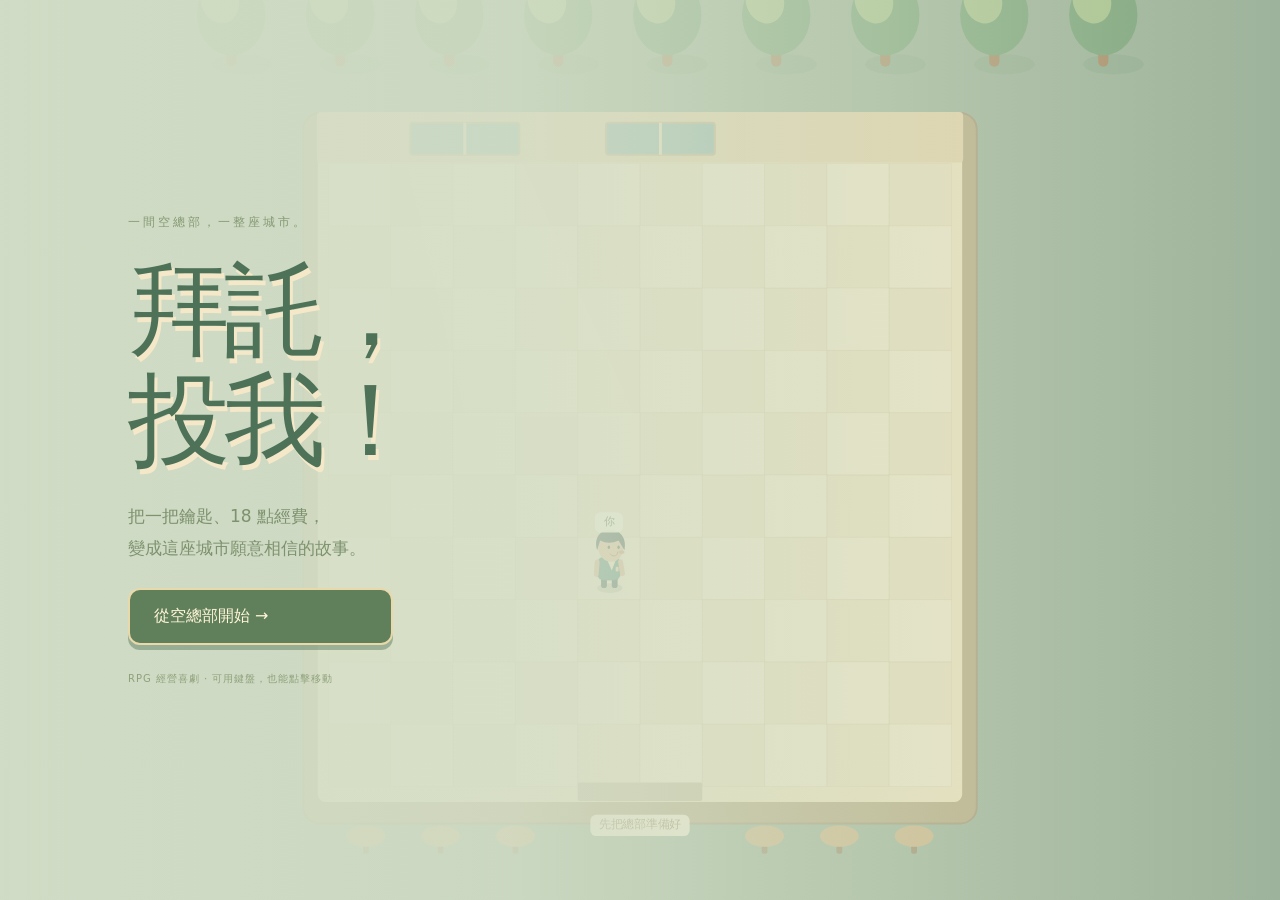
<file: site/election/index.html>
<!doctype html><html lang="zh-Hant"><head><meta charset="utf-8"><meta name="viewport" content="width=device-width,initial-scale=1,viewport-fit=cover"><meta name="theme-color" content="#9eb39b"><title>拜託，投我！｜一間總部的開始</title><link rel="canonical" href="https://games.milespapa.com/election/"><link rel="stylesheet" href="rpg.css?v=6e30c8afaa98d621"></head><body>
<canvas id="game" aria-label="競選經營 RPG 遊戲場景。方向鍵或 WASD 移動，E 互動，B 布置，R 旋轉。"></canvas>
<div id="game-ui"><div id="hud" hidden><div class="scene-ribbon"><strong id="scene-name">你的競選總部</strong><span id="day-label">準備日</span></div><div class="hud-pills"><span>經費 <b id="money">18</b></span><span>體力 <b id="energy">4 / 4</b></span><span>夥伴 <b id="workers">0</b></span><span id="vote-pill" hidden>領先 <b id="votes">2 / 9</b></span></div></div>
<section id="district-card" hidden aria-label="目前選區資訊"><button id="district-toggle" onclick="toggleDistrictCard()" aria-label="展開選區資訊" aria-expanded="false" aria-controls="district-details"><b id="district-name"></b><span id="district-arrow" aria-hidden="true">▾</span></button><div id="district-details" hidden><small>選區詳情 · 模擬資料</small><div>人口 <span id="district-pop"></span></div><div class="support-row">我方 <strong id="district-support"></strong> <span>周岳 <b id="district-foe"></b></span></div><div class="support-row">林晴 <b id="district-foe2"></b></div><div class="support-track"><i id="district-bar"></i></div><small id="district-age"></small><small id="cell-summary"></small><div class="district-actions"><button onclick="showDistricts()">各區總覽</button><button onclick="showCellInfo(Math.round(player.x),Math.round(player.y))">所在格資料</button></div></div></section>
<div id="influence-panel" hidden><span id="influence-copy"></span><button id="influence-enter" onclick="returnOffice()">進入總部</button><button onclick="clearInfluence()" aria-label="關閉影響範圍">×</button></div>
<div id="quest" hidden><small>眼前的一小步</small><b id="quest-title">讓空總部開始運轉</b><span id="quest-copy"></span></div>
<div id="location-hint" hidden>點地板移動 · 方向鍵 / WASD · E 互動</div>
<button id="home-btn" onclick="quickReturnOffice()" aria-label="返回總部" title="返回總部" hidden><svg viewBox="0 0 32 32" fill="none" aria-hidden="true"><path d="M4 14 16 4l12 10" stroke="currentColor" stroke-width="2.5" stroke-linecap="round" stroke-linejoin="round"/><path d="M7 13v14h7v-9h5v9h6V13" fill="currentColor" fill-opacity=".15" stroke="currentColor" stroke-width="2.2" stroke-linejoin="round"/></svg></button>
<button id="menu-toggle" onclick="toggleGameMenu()" aria-label="開啟遊戲選單" aria-expanded="false" aria-controls="game-drawer" hidden><svg viewBox="0 0 24 24" aria-hidden="true"><path d="M4 6h16M4 12h16M4 18h16" fill="none" stroke="currentColor" stroke-width="2" stroke-linecap="round"/></svg><span>選單</span></button>
<aside id="game-drawer" aria-label="遊戲選單" hidden><div class="drawer-heading">遊戲選單</div><nav id="controls" aria-label="遊戲操作" hidden><button id="interact-btn" onclick="interactNearest()">交談 / 互動 <kbd>E</kbd></button><button id="build-btn" onclick="openBuildMenu()">家具布置 <kbd>B</kbd></button><button id="recruit-btn" onclick="openRecruitment()">幕僚與徵才</button><button id="donate-btn" onclick="collectDonations()">小額募款</button><button id="follow-btn" onclick="focusPlayer()" hidden>回到人物</button><button id="map-btn" onclick="toggleOverview()" hidden>看地圖 <kbd>M</kbd></button><button id="whole-map-btn" onclick="showWholeCity()" hidden>全城總覽</button><button id="end-btn" onclick="askEndDay()">收工</button><button onclick="pendingStreetEvents()">街坊事件</button><button onclick="showDistricts()">選區總覽</button><button onclick="inspectGrid()">查看格子資料</button><button onclick="openJournal()" aria-label="選戰日誌">日誌</button><button onclick="showControls()" aria-label="操作說明">？</button></nav>
<div id="zoom-controls" hidden aria-label="畫面縮放"><button onclick="zoomView(1.2)" aria-label="放大畫面">＋</button><button id="zoom-value" onclick="resetZoom()" aria-label="重設縮放">100%</button><button onclick="zoomView(1/1.2)" aria-label="縮小畫面">－</button></div>
</aside>
<button id="cancel-placement" onclick="cancelBuild()" aria-label="取消設立分部" title="取消設立分部" hidden>✕</button>
<div id="placement-ui" hidden><span id="placement-name"></span><button onclick="rotatePlacement()" id="rotate-btn">旋轉 <kbd>R</kbd></button><button onclick="cancelBuild()">完成布置 / 取消 <kbd>Esc</kbd></button><small id="placement-tip">點地板擺放</small></div>
<section id="title-screen"><div class="title-kicker">一間空總部，一整座城市。</div><h1>拜託，<br>投我！</h1><p>把一把鑰匙、18 點經費，<br>變成這座城市願意相信的故事。</p><button class="start-button" onclick="newJourney()">從空總部開始 →</button><button id="continue-btn" onclick="continueJourney()" hidden>繼續這段旅程</button><small>RPG 經營喜劇 · 可用鍵盤，也能點擊移動</small></section>
<div id="modal-shade" hidden aria-hidden="true"></div><button id="hospital-rest" onclick="finishHospital()" hidden>休息一天後出院</button>
<section id="dialogue" role="dialog" aria-modal="true" aria-labelledby="speaker" hidden><div id="portrait"></div><div class="dialogue-content"><small id="dialogue-kicker">你的心聲</small><h2 id="speaker">候選人</h2><p id="speech"></p><div id="choices"></div></div></section>
<section id="menu" role="dialog" aria-modal="true" aria-labelledby="menu-title" hidden><div class="menu-top"><div><small id="menu-kicker">隨身記事本</small><h2 id="menu-title"></h2></div><button onclick="closeMenu()" aria-label="關閉選單">×</button></div><div id="menu-body"></div><div id="menu-message" role="status"></div></section>
<div id="toast" role="status"></div><div id="fade" aria-hidden="true"><div class="door-mascot">✦</div><span id="fade-copy"></span></div></div>
<script src="world.js?v=6e30c8afaa98d621"></script><script src="events.js?v=6e30c8afaa98d621"></script><script src="model.js?v=6e30c8afaa98d621"></script><script src="art.js?v=6e30c8afaa98d621"></script><script src="render.js?v=6e30c8afaa98d621"></script><script src="app.js?v=6e30c8afaa98d621"></script></body></html>
</file>
<file: site/election/rpg.css>
:root{font-family:system-ui,-apple-system,"Noto Sans TC",sans-serif;color:#405b4b;font-synthesis:none}*{box-sizing:border-box}html,body{margin:0;width:100%;height:100%;overflow:hidden;background:#9eb39b;touch-action:none}button{font:inherit;color:inherit;cursor:pointer;-webkit-tap-highlight-color:transparent}button:focus-visible{outline:3px solid #b99851;outline-offset:4px}button:disabled{opacity:.5;cursor:not-allowed}[hidden]{display:none!important}#game{position:fixed;inset:0;display:block}#game-ui{position:fixed;inset:0;pointer-events:none}#game-ui button,#game-ui [role=dialog]{pointer-events:auto}#hud{position:absolute;left:24px;right:24px;top:20px;display:flex;align-items:start;justify-content:space-between;gap:12px}.scene-ribbon{background:#fff5dce8;border:2px solid #cab990;border-radius:6px 22px 22px 6px;padding:12px 22px 12px 15px;box-shadow:0 4px 0 #546f4e1a}.scene-ribbon strong{font-size:19px;display:block;letter-spacing:1px}.scene-ribbon span{font-size:11px;display:block;color:#9e956e;margin-top:5px}.hud-pills{display:flex;gap:8px}.hud-pills>span{font-size:11px;padding:10px 14px;border:2px solid #cbbf9b;border-radius:13px;background:#fff5dce8;white-space:nowrap;box-shadow:0 4px 0 #546f4e16}.hud-pills b{display:block;font-size:21px;color:#6e8457;margin-top:3px}#quest{position:absolute;right:25px;top:110px;width:235px;background:#fff6dce6;border:1px solid #d6c99e;border-radius:3px 3px 15px 3px;padding:14px 17px;box-shadow:4px 5px 0 #647d4e12;transform:rotate(1.5deg)}#quest>small{font-size:9px;letter-spacing:2px;color:#b29b68}#quest>b{display:block;font-size:14px;margin:7px 0}#quest>span{font-size:12px;color:#8b9476;line-height:1.9;display:block}#location-hint{position:absolute;bottom:100px;left:25px;font-size:11px;color:#f9f5e0;text-shadow:0 1px 3px #546f4e}#controls{position:absolute;bottom:max(22px,env(safe-area-inset-bottom));left:50%;transform:translateX(-50%);display:flex;gap:7px;white-space:nowrap;padding:7px;border-radius:17px;background:#536e58dd;border:2px solid #f2e3bb99;box-shadow:0 6px 25px #29472d29;backdrop-filter:blur(8px)}#controls>button,#placement-ui>button{background:#fbefd2;border:1px solid #d4c39b;border-radius:10px;padding:12px 14px;font-size:12px;font-weight:700;box-shadow:0 3px 0 #cab88e}#controls>button:first-child{background:#dce7c8}kbd{font:inherit;font-size:9px;font-weight:400;opacity:.6;margin-left:5px}#placement-ui{position:absolute;bottom:max(20px,env(safe-area-inset-bottom));left:50%;transform:translateX(-50%);background:#4e6e58ed;border:2px solid #e8dcaf;border-radius:14px;color:#fff4d5;display:flex;align-items:center;gap:9px;padding:12px 15px;max-width:calc(100% - 24px);flex-wrap:wrap;box-shadow:0 5px 30px #31493340}#placement-name{font-size:13px;font-weight:700}#placement-ui>button{font-size:11px;padding:9px 12px}#placement-tip{flex-basis:100%;font-size:11px;text-align:center;color:#dbe9c5}#title-screen{position:absolute;inset:0;background:linear-gradient(90deg,#d3dec7f2 0%,#d3dec7d9 40%,#ceddc177 70%,transparent);padding:clamp(35px,10vh,110px) max(30px,10vw);pointer-events:auto;display:flex;flex-direction:column;align-items:start;justify-content:center}.title-kicker{font-size:12px;letter-spacing:3px;color:#869b75}#title-screen h1{font-size:clamp(65px,8vw,118px);line-height:1.08;letter-spacing:-6px;margin:24px 0;color:#4d7258;text-shadow:3px 5px 0 #f5e8c9}#title-screen p{font-size:17px;line-height:1.9;color:#7d926e;margin:0 0 24px}.start-button,#continue-btn{border:2px solid #e9d9aa;background:#607f5b;color:#fff5d8;padding:16px 24px;font-size:16px;border-radius:12px;box-shadow:0 5px 0 #456a4d66;min-width:265px;text-align:left;margin-bottom:12px}#continue-btn{background:#f4e8c8;color:#778a65;font-size:14px;box-shadow:0 4px 0 #b9b28a55;padding:12px 24px}#title-screen>small{font-size:10px;color:#8fa17b;margin-top:15px;letter-spacing:1px}#dialogue{position:absolute;bottom:27px;left:50%;transform:translateX(-50%);width:min(930px,calc(100% - 32px));background:#fff6dfef;border:3px solid #bca574;box-shadow:0 6px 0 #6b805544,0 15px 45px #31472d3b;border-radius:17px;padding:23px;display:flex;gap:22px;max-height:70vh;overflow:auto;backdrop-filter:blur(8px)}#dialogue:before{content:'';position:absolute;inset:6px;border:1px solid #d6c79e;border-radius:10px;pointer-events:none}#portrait{width:112px;min-width:112px;height:131px;display:grid;place-items:center;background:#d9e5c6;border:2px solid #c9d2ab;border-radius:14px;align-self:start}#portrait svg{width:90px;height:112px}.dialogue-content{min-width:0;flex:1}#dialogue-kicker{font-size:9px;letter-spacing:2px;color:#a39368}#speaker{font-size:22px;margin:7px 0 10px;color:#647e55}#speech{font-size:17px;line-height:1.9;margin:0 0 14px;white-space:pre-line;color:#718263}#choices{display:flex;flex-wrap:wrap;gap:8px}#choices button{background:#e8eccf;border:1px solid #c7d0a4;border-radius:9px;padding:11px 15px;font-size:13px;color:#6b8054}#choices button:first-child{background:#63845e;color:#fff5d8;border-color:#63845e}#menu{position:absolute;left:50%;top:50%;transform:translate(-50%,-50%);width:min(860px,calc(100% - 28px));max-height:min(80vh,760px);overflow:auto;background:#fff6dfef;border:3px solid #bca574;border-radius:17px;box-shadow:0 9px 0 #6b80552f,0 20px 60px #31472d40;padding:23px;backdrop-filter:blur(10px)}.menu-top{display:flex;align-items:center;justify-content:space-between;gap:14px;border-bottom:1px solid #ddd2ae;padding-bottom:15px;margin-bottom:16px}.menu-top small{font-size:9px;letter-spacing:2px;color:#a79870}.menu-top h2{font-size:23px;margin:7px 0 0;color:#607b53}.menu-top>button{width:34px;height:34px;background:#eee6c9;border:1px solid #d6cdab;border-radius:50%;font-size:23px;flex-shrink:0}.shop-grid{display:grid;grid-template-columns:repeat(4,1fr);gap:10px}.shop-slot{border:2px solid #d4d6b5;background:#f5f1dc;border-radius:11px;padding:12px 10px;display:flex;flex-direction:column;align-items:center;gap:6px;text-align:center;min-height:160px}.shop-slot svg{width:90px;height:55px}.shop-slot b{font-size:14px;color:#71845d}.shop-slot span{font-size:11px;color:#a09065}.shop-slot small{font-size:10px;line-height:1.7;color:#91a077}.shop-slot:hover:enabled{background:#e6eccb;transform:translateY(-3px)}.recruit-list{display:grid;grid-template-columns:1fr 1fr;gap:12px}.recruit-person{display:grid;grid-template-columns:58px 1fr;gap:10px;border:1px solid #d8d8b8;border-radius:12px;background:#f3efda;padding:13px}.recruit-person>svg{width:58px;height:80px;background:#dce5c6;border-radius:9px}.recruit-person h3{font-size:16px;margin:3px 0;color:#69825a}.recruit-person small{font-size:10px;color:#a1936c}.recruit-person p{font-size:11px;line-height:1.8;color:#8d9b75;margin:6px 0}.recruit-person button{grid-column:1/-1;background:#dfe9c7;border:1px solid #c3cfa5;border-radius:7px;padding:9px;font-size:12px;color:#6b8055}.menu-note{font-size:12px;color:#97a07d;line-height:1.9;margin:0 0 15px}.journal-item{padding:13px 0;border-bottom:1px solid #ddd8b9}.journal-item small{font-size:9px;color:#b0a27a}.journal-item b{display:block;font-size:14px;color:#6e845e;margin:6px 0}.journal-item p{font-size:12px;color:#91a080;line-height:1.8;margin:3px 0}.key-help{font-size:15px;line-height:2;color:#879674}.key-help b{color:#617d54}#menu-message{font-size:12px;line-height:1.8;color:#ad825e;margin-top:12px}#toast{position:absolute;left:50%;top:105px;transform:translate(-50%,-10px);max-width:calc(100% - 35px);width:max-content;background:#516f57e8;border:1px solid #ece0b4;color:#fff3d1;padding:12px 20px;border-radius:10px;font-size:14px;line-height:1.7;opacity:0;transition:.2s;pointer-events:none}#toast.visible{opacity:1;transform:translate(-50%,0)}#fade{position:absolute;inset:0;background:#4c6c58;opacity:0;visibility:hidden;display:flex;align-items:center;justify-content:center;flex-direction:column;gap:20px;color:#f7eac6;transition:opacity .3s;z-index:20}#fade.on{visibility:visible;opacity:1}.door-mascot{font-size:70px;animation:doorbounce 1s infinite}#fade-copy{font-size:17px;letter-spacing:2px}@keyframes doorbounce{50%{transform:translateY(-12px) rotate(10deg)}}
@media(max-width:700px){#hud{left:10px;right:10px;top:10px;gap:6px;flex-wrap:wrap}.scene-ribbon{padding:8px 15px 8px 10px}.scene-ribbon strong{font-size:15px}.scene-ribbon span{font-size:9px;margin-top:3px}.hud-pills{gap:4px}.hud-pills>span{padding:6px 8px;font-size:8px;border-width:1px;border-radius:9px}.hud-pills b{font-size:16px}#quest{right:12px;top:89px;width:178px;padding:10px 12px;transform:rotate(1deg)}#quest>b{font-size:12px;margin:5px 0}#quest>small{font-size:7px}#quest>span{font-size:10px;line-height:1.7}#controls{bottom:max(14px,env(safe-area-inset-bottom));gap:4px;padding:5px;max-width:calc(100% - 14px);border-radius:12px;white-space:normal;flex-wrap:wrap;justify-content:center;min-width:310px}#controls>button{font-size:10px;padding:10px 8px;border-radius:7px;box-shadow:0 2px 0 #cab88e}#controls kbd{display:none}#location-hint{left:12px;bottom:105px;font-size:9px;max-width:calc(100% - 24px)}#placement-ui{bottom:17px;justify-content:center;gap:7px;padding:10px}#placement-name{font-size:12px}#placement-ui>button{font-size:10px;padding:8px}#placement-tip{font-size:10px}#title-screen{padding:40px 28px;background:linear-gradient(90deg,#d3dec7f5,#d3dec7c9 60%,#ceddc177)}.title-kicker{font-size:10px;letter-spacing:2px}#title-screen h1{font-size:80px;letter-spacing:-5px;margin:22px 0}#title-screen p{font-size:14px}.start-button,#continue-btn{min-width:245px;font-size:14px;padding:14px 20px}#title-screen>small{font-size:9px}#dialogue{bottom:14px;width:calc(100% - 20px);padding:16px;gap:12px;max-height:72vh;border-width:2px}#portrait{width:62px;min-width:62px;height:85px;border-radius:10px}#portrait svg{width:58px;height:77px}#dialogue-kicker{font-size:7px;letter-spacing:1px}#speaker{font-size:18px;margin:6px 0 8px}#speech{font-size:14px;line-height:1.85}#choices{gap:6px}#choices button{font-size:11px;padding:10px 12px}#menu{padding:17px;border-width:2px;max-height:78vh}.menu-top h2{font-size:20px}.menu-top small{font-size:8px}.shop-grid{grid-template-columns:repeat(2,1fr);gap:9px}.shop-slot{padding:11px 7px;min-height:158px}.shop-slot b{font-size:13px}.shop-slot span{font-size:10px}.shop-slot small{font-size:10px}.shop-slot svg{width:84px;height:49px}.recruit-list{grid-template-columns:1fr}.recruit-person p{font-size:12px}.menu-note{font-size:11px}#toast{top:155px;font-size:12px;padding:10px 14px}.key-help{font-size:13px}}
@media(prefers-reduced-motion:reduce){*{animation:none!important;transition:none!important}}

@media(pointer:coarse),(max-width:700px){#controls{left:auto;right:max(10px,env(safe-area-inset-right));transform:none;width:min(220px,calc(100% - 155px));min-width:0;max-width:calc(100% - 155px);flex-wrap:wrap;justify-content:center;gap:4px;padding:6px;bottom:max(18px,env(safe-area-inset-bottom))}#controls>button{font-size:10px;padding:10px 8px;min-height:40px}#controls kbd{display:none}#interact-btn{flex-basis:100%;font-size:13px!important}#location-hint{display:none}}
@media(max-height:500px) and (pointer:coarse){#quest{display:none}#hud{top:8px}#controls{width:260px;max-width:calc(100% - 150px)}}

#zoom-controls{position:absolute;right:max(12px,env(safe-area-inset-right));top:49%;display:flex;flex-direction:column;gap:4px}#zoom-controls button{width:43px;min-height:42px;border:1px solid #bba477;border-radius:9px;background:#fff2d6e8;box-shadow:0 3px 0 #5b77572b;font-size:23px;touch-action:manipulation}#zoom-controls #zoom-value{font-size:10px;min-height:28px}#quest{pointer-events:none}@media(max-width:700px){#quest{width:155px;top:100px;opacity:.92}#quest>span{font-size:9px}#hud{top:max(8px,env(safe-area-inset-top))}#zoom-controls{top:47%}}

#home-btn{position:absolute;left:max(16px,env(safe-area-inset-left));bottom:max(22px,env(safe-area-inset-bottom));width:56px;height:56px;display:grid;place-items:center;background:#fff1d5ed;border:2px solid #bda77e;border-radius:15px;box-shadow:0 4px 0 #8a906b66,0 5px 15px #35543a26;color:#54765d;touch-action:manipulation}#home-btn svg{width:32px;height:32px;pointer-events:none}#home-btn:active{transform:translateY(2px);box-shadow:0 2px 0 #8a906b66}#home-btn:hover{background:#e8efd3}@media(max-width:700px){#home-btn{left:max(14px,env(safe-area-inset-left));bottom:max(18px,env(safe-area-inset-bottom))}}

#menu-toggle{position:absolute;right:max(16px,env(safe-area-inset-right));bottom:max(22px,env(safe-area-inset-bottom));height:56px;min-width:82px;display:flex;align-items:center;justify-content:center;gap:7px;padding:0 15px;border:2px solid #bda77e;border-radius:15px;background:#fff1d5ed;color:#54765d;box-shadow:0 4px 0 #8a906b66,0 5px 15px #35543a26;font-weight:700;font-size:14px}#menu-toggle svg{width:23px;height:23px}#menu-toggle[aria-expanded=true]{background:#dce8c9}#game-drawer{position:absolute;right:max(16px,env(safe-area-inset-right));bottom:calc(max(22px,env(safe-area-inset-bottom)) + 72px);width:260px;max-width:calc(100% - 32px);max-height:calc(100dvh - 175px);overflow:auto;padding:16px;border:2px solid #c5b289;border-radius:17px;background:#fff3dced;box-shadow:0 8px 30px #35543a40;backdrop-filter:blur(10px);pointer-events:auto}.drawer-heading{font-size:15px;font-weight:700;color:#607c55;padding-bottom:12px;border-bottom:1px solid #c8c7a3;margin-bottom:12px}#game-drawer #controls{position:static;transform:none;min-width:0;max-width:none;width:100%;display:grid;grid-template-columns:1fr 1fr;gap:8px;white-space:normal;padding:0;border:0;border-radius:0;background:none;box-shadow:none;backdrop-filter:none}#game-drawer #controls>button{min-height:46px;font-size:12px;padding:10px 7px}#game-drawer #interact-btn{grid-column:1/-1}#game-drawer #zoom-controls{position:static;display:flex;flex-direction:row;align-items:center;justify-content:center;margin-top:15px;padding-top:12px;border-top:1px solid #c8c7a3}#game-drawer #zoom-controls button{width:56px;min-height:40px}#game-drawer #zoom-value{font-size:12px}#location-hint{bottom:92px}@media(max-width:700px){#menu-toggle{right:max(14px,env(safe-area-inset-right));bottom:max(18px,env(safe-area-inset-bottom))}#game-drawer{right:max(14px,env(safe-area-inset-right));bottom:calc(max(18px,env(safe-area-inset-bottom)) + 70px)}}

#district-card{position:absolute;left:24px;top:115px;width:258px;padding:13px 15px;border:1px solid #c9b78c;border-radius:13px;background:#fff3dceF;box-shadow:0 4px 13px #45664a22;color:#5e7957;pointer-events:auto}#district-card>small{display:block;font-size:10px;line-height:1.7;color:#82916b}#district-card>b{display:block;font-size:18px;margin:4px 0 8px}#district-card>div{font-size:12px;line-height:1.8}.support-row{display:flex;gap:5px;align-items:center}.support-row>span{margin-left:auto;color:#b76d5c}.support-track{height:7px;background:#c47e6d;border-radius:9px;overflow:hidden;margin:6px 0}.support-track i{height:100%;display:block;background:#599c90}.district-actions{display:flex;gap:6px;margin-top:9px}.district-actions button{flex:1;font-size:10px;padding:7px;border:1px solid #c7c8a6;border-radius:6px;background:#e8edcf}.district-list{display:grid;grid-template-columns:1fr 1fr;gap:10px}.district-list article{padding:12px;border:1px solid #d6d2ad;border-radius:9px}.district-list b{font-size:14px}.district-list p{font-size:12px;line-height:1.8}#influence-panel{position:absolute;left:50%;transform:translateX(-50%);bottom:95px;max-width:calc(100% - 28px);padding:10px 13px;border:2px solid #599c90;border-radius:11px;background:#fff3dcef;display:flex;gap:10px;align-items:center;pointer-events:auto}#influence-copy{font-size:12px}#influence-panel button{padding:7px;border:1px solid #b7bf9d;border-radius:6px;background:#e7ebcf;font-size:12px}@media(max-width:700px){#district-card{left:10px;top:104px;width:210px;padding:9px 11px}#district-card>b{font-size:15px;margin:3px 0}#district-card>div{font-size:10px}#district-card>small{font-size:9px}.district-actions button{font-size:9px;padding:6px}.district-list{grid-template-columns:1fr}#influence-panel{bottom:88px;width:calc(100% - 28px)}#influence-copy{font-size:10px}}

#district-card{width:244px;padding:0;overflow:hidden}#district-toggle{display:flex;justify-content:space-between;align-items:center;gap:15px;width:100%;padding:12px 14px;border:0;background:transparent;color:#5e7957;text-align:left}#district-toggle b{font-size:15px}#district-arrow{font-size:20px;color:#819570}#district-details{padding:0 14px 12px;font-size:12px;line-height:1.8}#district-details>small{display:block;font-size:10px;color:#82916b}#district-details .support-row{font-size:12px}@media(max-width:700px){#district-card{width:192px;padding:0}#district-toggle{padding:9px 11px}#district-toggle b{font-size:13px}#district-details{padding:0 11px 10px;font-size:10px}#district-details>small{font-size:9px}#district-details .support-row{font-size:10px}}

#modal-shade{position:absolute;inset:0;z-index:30;background:#233e2a2b;pointer-events:auto}#dialogue,#menu{z-index:40}#fade{z-index:60}#dialogue.street-popup{top:50%;bottom:auto;max-width:650px;transform:translate(-50%,-50%);animation:street-pop-in .18s ease-out}#dialogue:after{content:'點視窗外關閉';position:absolute;right:18px;top:10px;font-size:9px;color:#a79c78}#hospital-rest{position:absolute;z-index:25;bottom:45px;left:50%;transform:translateX(-50%);background:#fff1d5;border:2px solid #91aa94;border-radius:14px;padding:17px 28px;font-weight:700;box-shadow:0 4px 0 #6d896d66}.district-chart{display:flex;flex-direction:column;gap:17px}.district-chart article{padding:0 0 15px;border-bottom:1px solid #d8d4b3}.chart-heading{display:flex;justify-content:space-between;gap:8px;font-size:14px}.chart-heading>span{font-size:10px;color:#a08f68}.chart-legend{display:flex;justify-content:space-between;margin:9px 0 5px;font-size:11px;color:#5f9484}.chart-legend>span:last-child{color:#b17466}.vote-chart{position:relative;height:19px;border-radius:5px;background:#c88978;overflow:hidden}.vote-chart>i{display:block;height:100%;background:#75a89a}.vote-chart>em{position:absolute;top:0;bottom:0;left:50%;border-left:2px dashed #fff7dbb3}.district-chart article>p{font-size:10px;color:#9b9878;margin:6px 0}.district-chart details{font-size:11px;color:#8d9876;margin-top:7px}.district-chart summary{cursor:pointer}.chart-title{font-size:15px;color:#69805e;margin:23px 0 8px}.population-kpi{padding:15px;background:#e8edd4;border-radius:12px}.population-kpi small{display:block;font-size:11px;color:#91a17a}.population-kpi>b{font-size:34px;color:#648762}.population-kpi b>span{font-size:14px;font-weight:400}.age-chart{display:flex;align-items:center;justify-content:center;gap:24px;padding:16px 0}.age-donut{width:142px;height:142px;border-radius:50%;display:grid;place-items:center;flex-shrink:0}.age-donut>span{display:block;width:98px;height:98px;display:flex;align-items:center;justify-content:center;flex-direction:column;border-radius:50%;background:#fff4df;font-size:11px;color:#97a078;line-height:1.7}.age-donut b{font-size:20px;color:#67825d}.age-legend{font-size:12px;color:#849471;min-width:155px}.age-legend p{display:flex;align-items:center;gap:8px}.age-legend i{width:9px;height:9px;border-radius:3px}.age-legend b{margin-left:auto}.empty-pop{padding:25px;text-align:center;border:2px dashed #d6d6b5;border-radius:12px;font-size:13px;color:#99a080}.pop-list-item{display:flex;flex-direction:column;gap:8px;text-align:left;width:100%;margin:8px 0;padding:15px;border:1px solid #d1d4ad;border-radius:10px;background:#eaf0d4}.pop-list-item b{font-size:14px;color:#67825d}.pop-list-item span{font-size:11px;color:#9b976f}@keyframes street-pop-in{from{opacity:0;scale:.94}to{opacity:1;scale:1}}@media(max-width:700px){.age-chart{gap:13px}.age-donut{width:113px;height:113px}.age-donut>span{width:79px;height:79px}.age-donut b{font-size:17px}.age-legend{font-size:10px;min-width:135px}.vote-chart{height:18px}.chart-heading{font-size:13px}#dialogue.street-popup{max-height:76vh}}

.three-chart{display:flex}.three-chart i{position:static!important;display:block;height:100%;flex-shrink:0}.three-legend{flex-wrap:wrap;gap:8px}.three-legend span:nth-child(3){color:#8673a5}

.staff-grid{display:grid;grid-template-columns:repeat(auto-fit,minmax(265px,1fr));gap:14px}.staff-card{background:#fff6e0;border:1px solid #c9c6a6;border-radius:16px;padding:16px}.staff-card header{display:flex;gap:12px;align-items:center}.staff-card header svg{width:48px;height:56px}.staff-card h3{margin:0 0 5px}.staff-card small{color:#8d967c}.stat-line{display:grid;grid-template-columns:48px 1fr;align-items:center;gap:7px;margin:12px 0}.stat-line small{grid-column:2/4;font-size:10px}.ten-segments{display:grid;grid-template-columns:repeat(10,1fr);gap:3px;height:17px}.ten-segments i{border:1px solid #c8cfb5;border-radius:2px;background:#e7e8d5}.stat-stamina{--stat-color:#cf9567}.stat-efficiency{--stat-color:#6c9fb9}.stat-loyalty{--stat-color:#a28ab7}.ten-segments .base{background:var(--stat-color);border-color:var(--stat-color)}.ten-segments .bonus{background:repeating-linear-gradient(135deg,var(--stat-color) 0 4px,#fff6e0 4px 6px);border-color:var(--stat-color)}.stat-line b{font-size:12px}.skill-tag{font-size:inherit;line-height:1.6;color:#827493}.staff-card>button{width:100%;padding:10px;border:1px solid #b9c7a6;border-radius:9px;background:#e6edce}

#cancel-placement{position:absolute;right:24px;bottom:24px;width:48px;height:48px;border:2px solid #d6bf8b;border-radius:16px;background:#fff3d9ed;font-size:24px;box-shadow:0 3px 0 #405b4b30;pointer-events:auto}

.condition-chips{display:flex;flex-wrap:wrap;gap:6px;margin:12px 0}.condition-chips span{padding:5px 8px;border-radius:999px;background:#eef0d9;color:#526451;font-size:12px}.staff-radar{display:block;width:min(100%,360px);height:auto;margin:0 auto;overflow:visible}.staff-radar.compact{width:190px;max-width:100%;margin:8px auto}.radar-grid polygon,.radar-grid line{fill:#eff1dc;fill-opacity:.28;stroke:#aeb99e;stroke-width:1}.radar-grid polygon+polygon{fill:none}.radar-value{fill:#6c9f8b55;stroke:#547f70;stroke-width:2}.staff-radar text{fill:#61715d;font:10px system-ui,sans-serif}.staff-radar.compact text{font-size:8px}.staff-profile-head{display:flex;gap:16px;align-items:center;padding:4px 0 14px}.staff-profile-head>svg{width:72px;height:88px;flex:0 0 auto}.staff-profile-head h3,.staff-profile-head p{margin:0 0 6px}.staff-profile-head small{color:#7d8974}.development-grid{display:grid;grid-template-columns:minmax(240px,1fr) minmax(230px,.85fr);gap:18px;align-items:center;background:#fff8e6;border:1px solid #d7d2b5;border-radius:18px;padding:16px}.condition-panel h3{margin-top:0}.condition-line{display:grid;grid-template-columns:44px 1fr 30px;align-items:center;gap:8px;margin:13px 0;font-size:13px}.condition-line>div{height:12px;background:#e4e7d3;border-radius:999px;overflow:hidden}.condition-line i{display:block;height:100%;border-radius:inherit;background:#73a28c}.condition-line.loyalty i{background:#9b8bb3}.condition-line.stress i{background:#c98673}.condition-line b{text-align:right}.condition-panel p{margin:18px 0 0;padding:10px;border-radius:10px;background:#edf0d8;line-height:1.5}.task-grid{display:grid;grid-template-columns:repeat(2,minmax(0,1fr));gap:10px}.staff-task{display:flex;flex-direction:column;align-items:flex-start;text-align:left;gap:5px;padding:12px;border:1px solid #bdc9aa;border-radius:12px;background:#eef2d9;color:#40594e}.staff-task b{font-size:16px}.staff-task span{color:#687d68;font-size:12px}.staff-task small{line-height:1.45;color:#7e8874}.staff-task:disabled{filter:grayscale(.35);opacity:.5}.staff-support-actions{display:grid;grid-template-columns:1fr 1fr;gap:10px;margin-top:12px}.staff-support-actions button,.back-to-personnel{padding:12px;border:1px solid #c7c5a5;border-radius:11px;background:#fff4d9;color:#486253}.staff-support-actions small{color:#7c8773}.back-to-personnel{width:100%;margin-top:14px}.staff-profile button:not(:disabled):hover{background:#e2ebcc}
@media(max-width:650px){.development-grid{grid-template-columns:1fr;padding:12px}.task-grid,.staff-support-actions{grid-template-columns:1fr}.staff-profile-head{align-items:flex-start}.staff-profile-head>svg{width:58px;height:72px}.staff-radar{max-width:300px}}
</file>
